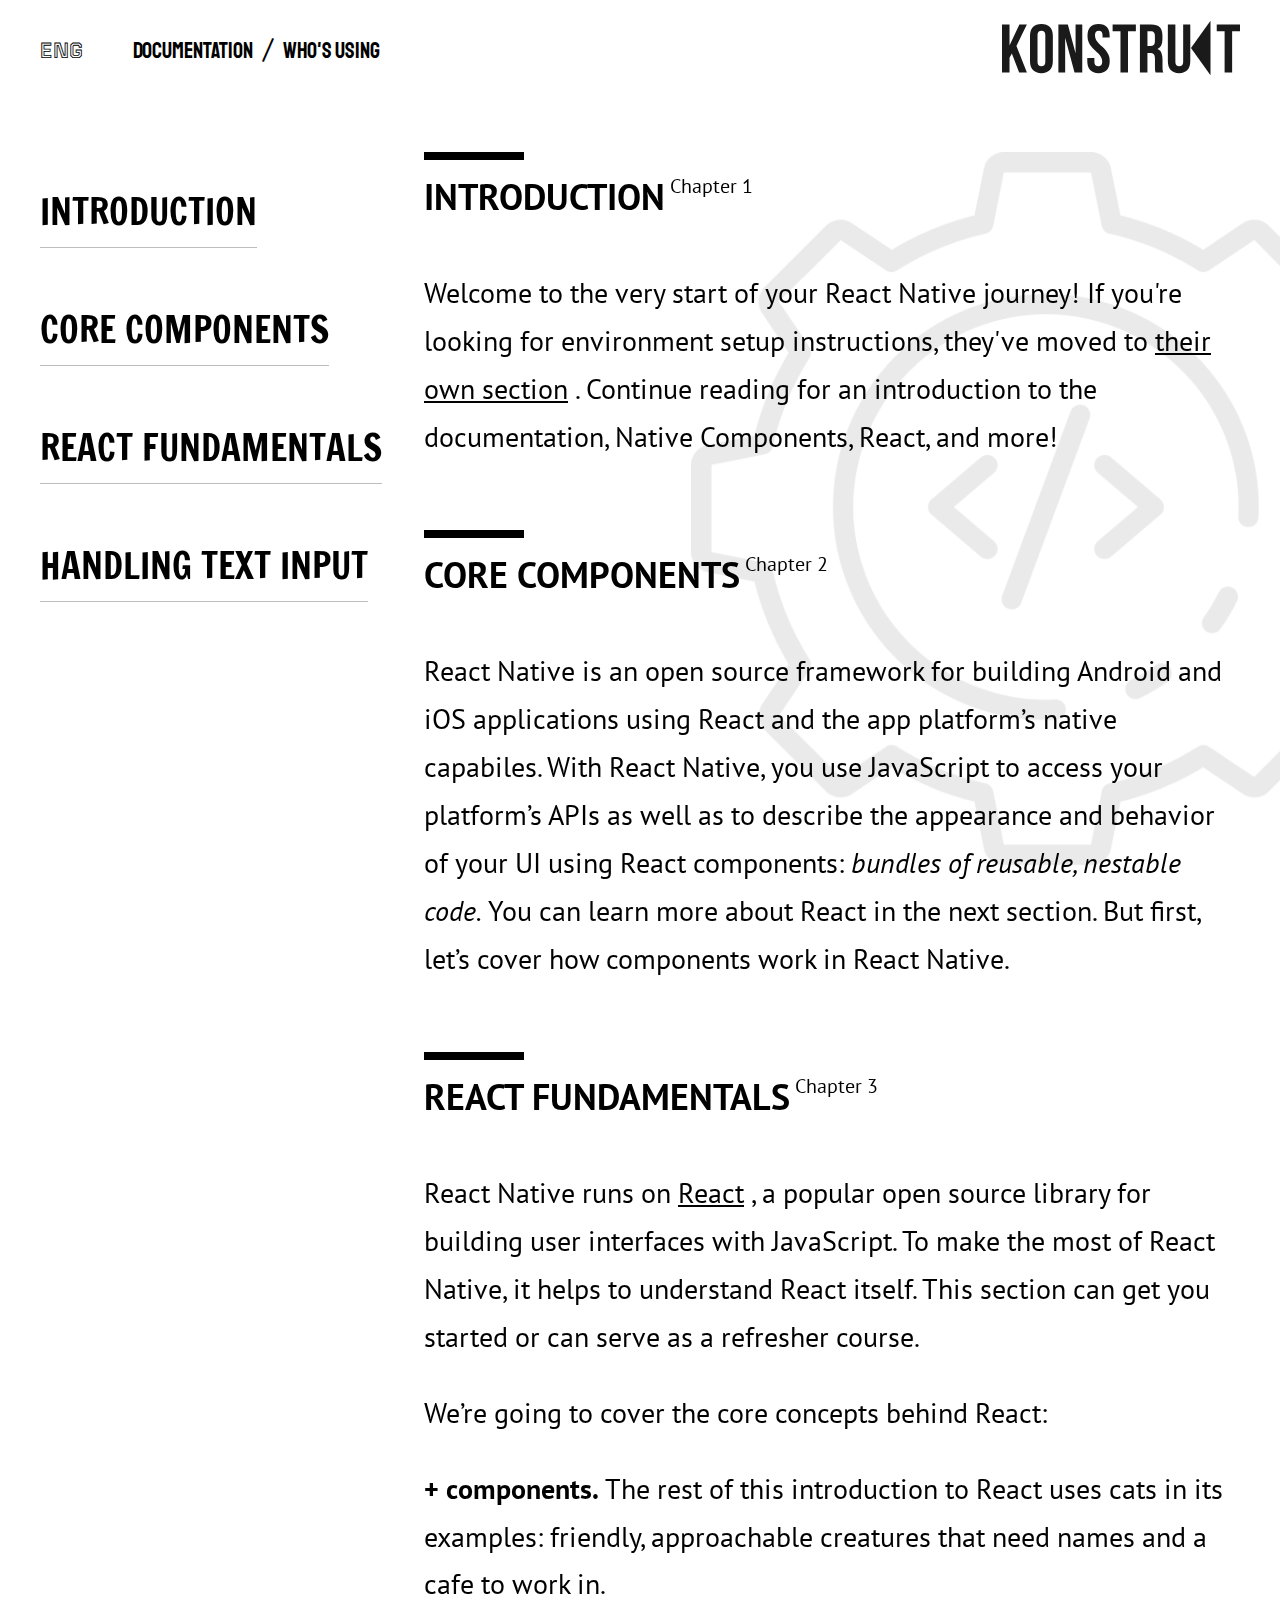
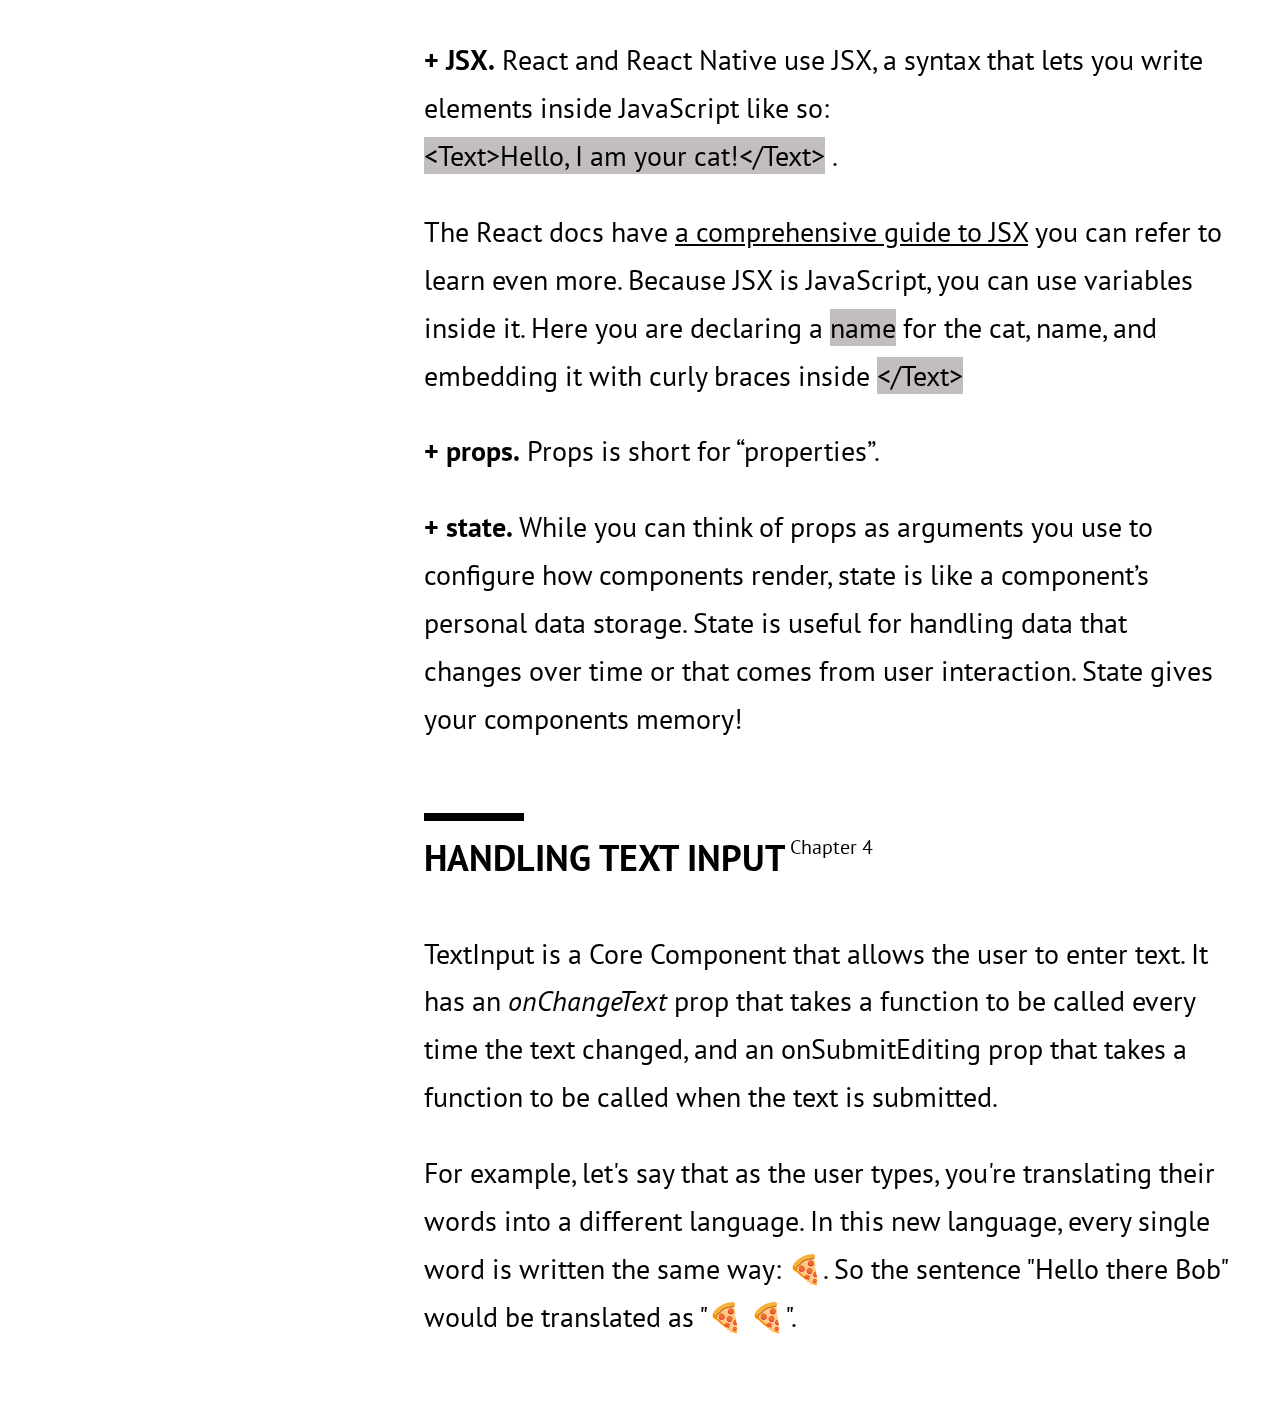
<file: index.html>
<!DOCTYPE html>
<html lang="en">

<head>
    <meta charset="UTF-8">
    <meta http-equiv="X-UA-Compatible" content="IE=edge">
    <meta name="viewport" content="width=device-width, initial-scale=1.0">
    <title>Lesson_12(Fonts and Position)</title>
    <link rel="stylesheet" href="./css/style.css">

</head>

<body>
    <header class="header">
        <div class="container">
            <div class="header-flex">
                <nav class="nav">
                    <ul class="menu nav-menu">
                        <li class="menu-item">
                            <a href="" class="menu-link menu-link--font">ENG</a>
                        </li>
                        <li class="menu-item">
                            <a href="./index.html" class="menu-link">Documentation</a>
                        </li>
                        <li class="menu-item">
                            <span>/</span>
                        </li>
                        <li class="menu-item">
                            <a href="./peges/pege.html" class="menu-link">Who's using</a>
                        </li>
                    </ul>
                </nav>
                <div class="logo">
                    <img src="./assets/img/logo.svg" alt="" class="logo-img">
                </div>
            </div>
        </div>
    </header>
    <main class="main">
        <div class="container">
            <div class="main--flex">
                <aside class="aside">
                    <ul class="side-bar">
                        <li class="side-bar-item">
                            <a href="#Introduction" class="side-bar-link">Introduction</a>
                        </li>
                        <li class="side-bar-item">
                            <a href="#components" class="side-bar-link">core components</a>
                        </li>
                        <li class="side-bar-item">
                            <a href="#react" class="side-bar-link">react fundamentals</a>
                        </li>
                        <li class="side-bar-item">
                            <a href="#handling" class="side-bar-link">handling text input</a>
                        </li>
                    </ul>
                </aside>

                <section class="content">
                 <div class="img-bg">
                    <img class="bg" src="./assets/img/bg-picture.png" alt="bg-picture">
                </div>
                    <article id="Introduction" class="article">
                        <h2 class="title">Introduction <span class="sup-title">Chapter 1</span></h2>
                        <p class="text">Welcome to the very start of your React Native journey! If you're looking for
                            environment setup instructions, they've moved to <u>their own section</u> . Continue reading
                            for an
                            introduction to the documentation, Native Components, React, and more!</p>
                    </article>
                    <article id="components" class="article">
                        <h2 class="title">Core components <span class="sup-title">Chapter 2</span></h2>
                        <p class="text">React Native is an open source framework for building Android and iOS
                            applications using React and the app platform’s native capabiles. With React Native, you use
                            JavaScript to access your platform’s APIs as well as to describe the appearance and behavior
                            of your UI using React components: <i>bundles of reusable, nestable code.</i> You can learn
                            more
                            about React in the next section. But first, let’s cover how components work in React Native.
                        </p>
                    </article>
                    <article id="react" class="article">
                        <h2 class="title">React fundamentals <span class="sup-title">Chapter 3</span></h2>
                        <p class="text">React Native runs on <u>React</u> , a popular open source library for building
                            user
                            interfaces with JavaScript. To make the most of React Native, it helps to understand React
                            itself. This section can get you started or can serve as a refresher course.
                        </p>
                        <p class="text">We’re going to cover the core concepts behind React:</p>
                        <p class="text"> <b>+ components.</b> The rest of this introduction to React uses cats in its
                            examples: friendly, approachable creatures that need names and a cafe to work in.</p>
                        <p class="text"><b>+ JSX.</b> React and React Native use JSX, a syntax that lets you write
                            elements inside JavaScript like so: <br>
                            <span class="text-paste">&lt;Text&gt;Hello, I am your cat!&lt;/Text&gt;</span> .
                        </p>
                        <p class="text">The React docs have <u>a comprehensive guide to JSX</u> you can refer to learn
                            even
                            more. Because JSX is JavaScript, you can use variables inside it. Here you are declaring a
                            <span class="text-paste">name</span> for the cat, name, and embedding it with curly braces
                            inside <span class="text-paste">&lt;/Text&gt;</span>
                        </p>
                        <p class="text"><b>+ props.</b> Props is short for “properties”. </p>
                        <p class="text"><b>+ state.</b> While you can think of props as arguments you use to configure
                            how components render, state is like a component’s personal data storage. State is useful
                            for handling data that changes over time or that comes from user interaction. State gives
                            your components memory!</p>
                    </article>
                    <article id="handling" class="article">
                        <h2 class="title">Handling text input <span class="sup-title">Chapter 4</span></h2>
                        <p class="text">TextInput is a Core Component that allows the user to enter text. It has an
                            <i>onChangeText</i> prop that takes a function to be called every time the text changed, and
                            an
                            onSubmitEditing prop that takes a function to be called when the text is submitted.
                        </p>
                        <p class="text">For example, let's say that as the user types, you're translating their words
                            into a different language. In this new language, every single word is written the same way:
                            🍕. So the sentence "Hello there Bob" would be translated as "🍕 🍕".</p>
                    </article>

                </section>
            </div>
        </div>

    </main>
</body>

</html>
</file>
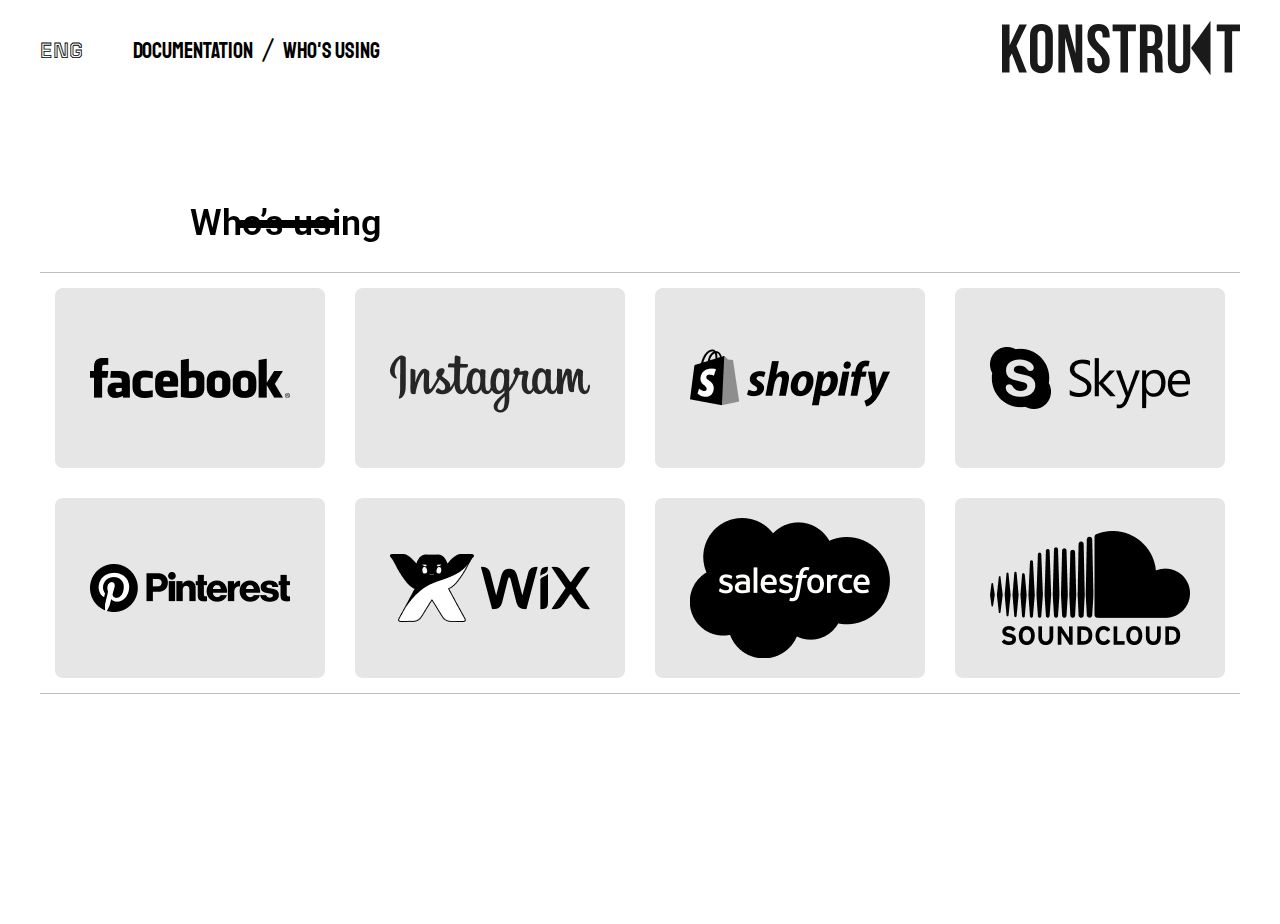
<file: peges/pege.html>
<!DOCTYPE html>
<html lang="en">

<head>
    <meta charset="UTF-8">
    <meta http-equiv="X-UA-Compatible" content="IE=edge">
    <meta name="viewport" content="width=device-width, initial-scale=1.0">
    <title>Lesson_12(Fonts and Position)</title>
    <link rel="stylesheet" href="../css/style.css">

</head>

<body>
    <header class="header">
        <div class="container">
            <div class="header-flex">
                <nav class="nav">
                    <ul class="menu nav-menu">
                        <li class="menu-item">
                            <a href="" class="menu-link menu-link--font">ENG</a>
                        </li>
                        <li class="menu-item">
                            <a href="../index.html" class="menu-link">Documentation</a>
                        </li>
                        <li class="menu-item">
                            <span>/</span>
                        </li>
                        <li class="menu-item">
                            <a href="./pege.html" class="menu-link">Who's using</a>
                        </li>
                    </ul>
                </nav>
                <div class="logo">
                    <img src="../assets/img/logo.svg" alt="" class="logo-img">
                </div>
            </div>
        </div>
    </header>
    <section class="cards">
        <div class="container">
            <h1 class="cards-title">Who’s using</h1>
            <div class="cards--border cards--flex">
                <div class="flip-card">
                    <div class="flip-card-inner">
                        <div class="flip-card-front">
                            <img src="../assets/img/facebook.png" alt="Avatar">
                        </div>
                        <div class="flip-card-back">
                            <img src="../assets/img/facebook_hover.png" alt="">
                        </div>
                    </div>
                </div>
                <div class="flip-card">
                    <div class="flip-card-inner">
                        <div class="flip-card-front">
                            <img src="../assets/img/instagram.png" alt="Avatar">
                        </div>
                        <div class="flip-card-back">
                            <img src="../assets/img/instagram_hover.png" alt="">
                        </div>
                    </div>
                </div>
                <div class="flip-card">
                    <div class="flip-card-inner">
                        <div class="flip-card-front">
                            <img src="../assets/img/shopify.png" alt="Avatar">
                        </div>
                        <div class="flip-card-back">
                            <img src="../assets/img/shopify_hover.png" alt="">
                        </div>
                    </div>
                </div>
                <div class="flip-card">
                    <div class="flip-card-inner">
                        <div class="flip-card-front">
                            <img src="../assets/img/skype.png" alt="Avatar">
                        </div>
                        <div class="flip-card-back">
                            <img src="../assets/img/skype_hover.png" alt="">
                        </div>
                    </div>
                </div>
                <div class="flip-card">
                    <div class="flip-card-inner">
                        <div class="flip-card-front">
                            <img src="../assets/img/pinterest.png" alt="Avatar">
                        </div>
                        <div class="flip-card-back">
                            <img src="../assets/img/pinterest_hover.png" alt="">
                        </div>
                    </div>
                </div>
                <div class="flip-card">
                    <div class="flip-card-inner">
                        <div class="flip-card-front">
                            <img src="../assets/img/wix.png" alt="Avatar">
                        </div>
                        <div class="flip-card-back">
                            <img src="../assets/img/wix_hover.png" alt="">
                        </div>
                    </div>
                </div>
                <div class="flip-card">
                    <div class="flip-card-inner">
                        <div class="flip-card-front">
                            <img src="../assets/img/saleforse.png" alt="Avatar">
                        </div>
                        <div class="flip-card-back">
                            <img src="../assets/img/saleforse_hover.png" alt="">
                        </div>
                    </div>
                </div>
                <div class="flip-card">
                    <div class="flip-card-inner">
                        <div class="flip-card-front">
                            <img src="../assets/img/soundcloud.png" alt="Avatar">
                        </div>
                        <div class="flip-card-back">
                            <img src="../assets/img/soundcloud_hover.png" alt="">
                        </div>
                    </div>
                </div>

            </div>
        </div>
    </section>
</body>
</file>
<file: css/style.css>
@import url('./normalize.css');
@import url('https://fonts.googleapis.com/css2?family=Farro:wght@300&family=Francois+One&family=PT+Sans:ital,wght@0,400;0,700;1,400&family=Roboto&family=Staatliches&family=Tourney:wght@600&display=swap');

* {
    box-sizing: border-box;
    padding: 0;
}

ul {
    padding-left: 0;
    list-style: none;
}

a {
    color: #000;
    text-decoration: none;
    text-transform: uppercase;
}

html,
body {
    min-height: 100vh;
    font-size: 28px;
    line-height: 1.25;
    font-family: 'PT Sans', sans-serif;
    background: #fff;
    color: #000;
}

/* -------------------------------------------------- */

.container {
    max-width: 1200px;
    margin: 0 auto;
}

/* ---------------------- */
.header {
    margin-bottom: 70px;
    padding: 13px 0;
    position: fixed;
    top: 0;
    width: 100%;
    background: #ffffff;
    z-index: 2;
}

.header-flex {
    display: flex;
    justify-content: space-between;
}

.menu {
    margin: 17px 0;
}

.nav-menu {
    display: flex;
    justify-content: center;
    align-items: center;
    gap: 10px;
}

.menu-item:first-child {
    margin-right: 40px;
}

.menu-link {
    font-family: 'Staatliches', cursive;
    font-size: 22px;
}

.menu-link--font {
    font-family: 'Tourney', cursive;
    font-size: 22px;
    line-height: 0.81;
}

.logo {
    width: 238px;
}

.logo-img {
    display: block;
    width: 100%;
    height: 100%;
    float: left;
}

/* ---------------------- */
.main--flex {
    display: flex;
}


.main {
    padding-top: 152px;
}

/* ----------------------------------- */
.aside {
    position: sticky;
    top: 15%;
    flex-basis: 32%;
    height: 100%;
    font-family: 'Francois One', sans-serif;
    font-size: 36px;
    float: left;
    line-height: 1.33;
}

.side-bar-item {
    padding-bottom: 70px;
}

.side-bar-link {
    padding: 0px 0px 10px;
    border-bottom: 1px solid #BDBDBD;
}

/* ------------------------- */
.content {
    flex-basis: 67%;
    float: right;
    position: relative;
    z-index: 1;
}

.article {
    position: relative;
    padding-top: 1px;
    margin-bottom: 70px;
}

.title {
    position: relative;
    margin: 20px 0;
    display: inline-block;
    font-size: 36px;
    line-height: 1.33;
    text-transform: uppercase;
}

.sup-title {
    font-weight: 300;
    font-size: 20px;
    margin-left: 10px;
    position: absolute;
    top: 0;
    right: -88px;
    text-transform: none;
}

.text {
    font-family: 'PT Sans', sans-serif;
    font-size: 28px;
    line-height: 1.71;
}

.article::before {
    content: '';
    position: absolute;
    top: 0;
    left: 0;
    display: block;
    width: 100px;
    height: 8px;
    background-color: #000;
}

.text-paste {
    background: #c2bebe;
}

.img-bg {
    width: 46%;
    position: fixed;
    z-index: 0;
    right: 0;
}

.bg {
    width: 100%;
    height: 100%;
}

/* ------------------------ */
.cards {
    position: sticky;
    z-index: 1;
    top: 200px;
}

.cards-title {
    margin-left: 150px;
    font-family: 'Roboto', sans-serif;
    font-weight: 600;
    font-size: 36px;
    line-height: 1.33;
}

.cards-title::before {
    content: '';
    position: absolute;
    top: 4%;
    left: 18.5%;
    display: block;
    width: 100px;
    height: 8px;
    background-color: #000;
}

.cards--border {
    border-top: 1px solid #BFBFBF;
    border-bottom: 1px solid #BFBFBF;
}

.cards--flex {
    display: flex;
    flex-direction: row;
    flex-wrap: wrap;
}


.flip-card {
    margin: 15px;
    background-color: transparent;
    width: 270px;
    height: 180px;
    perspective: 1000px;
}

.flip-card-inner {
    position: relative;
    width: 100%;
    height: 100%;
    text-align: center;
    transition: transform 0.6s;
    transform-style: preserve-3d;
}

.flip-card:hover .flip-card-inner {
    transform: rotateX(180deg);
}

.flip-card-front,
.flip-card-back {
    position: absolute;
    width: 100%;
    height: 100%;
    backface-visibility: hidden;
}

.flip-card-back {
    transform: rotateX(180deg);
}
</file>
